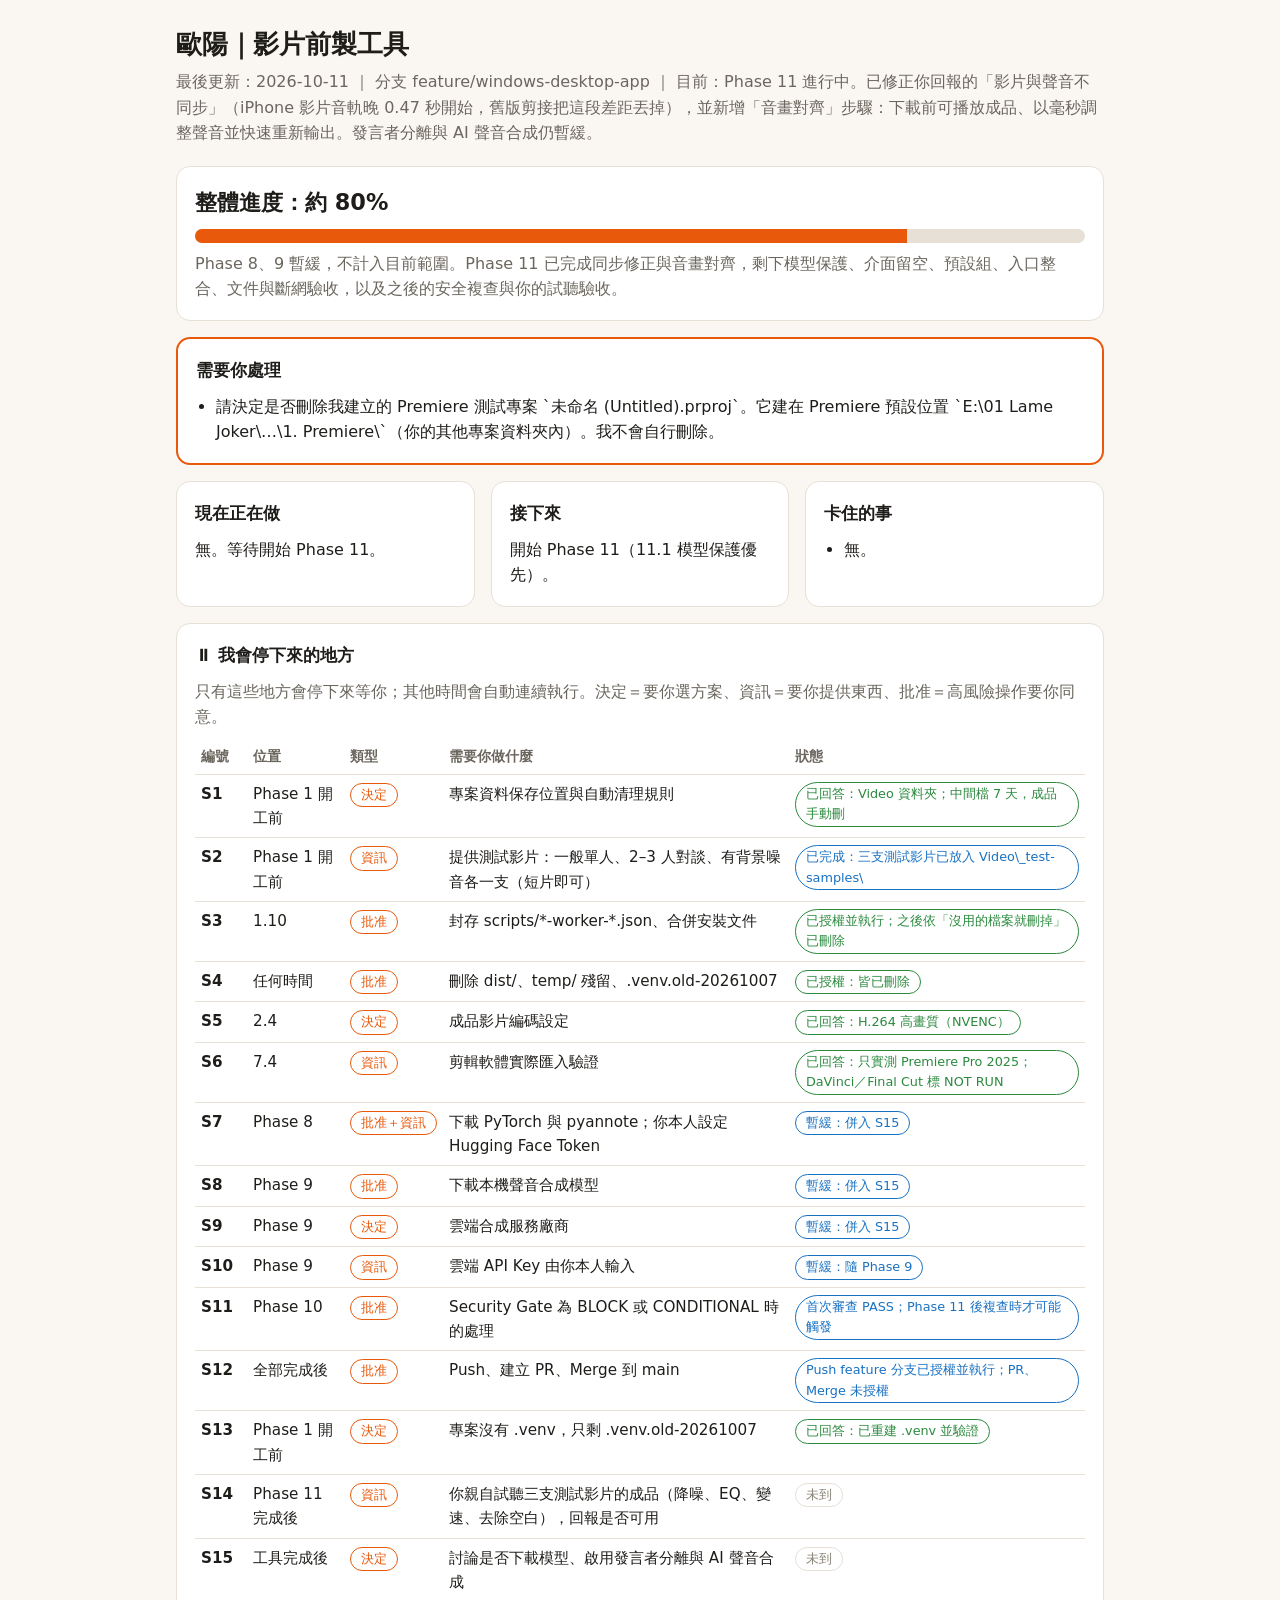
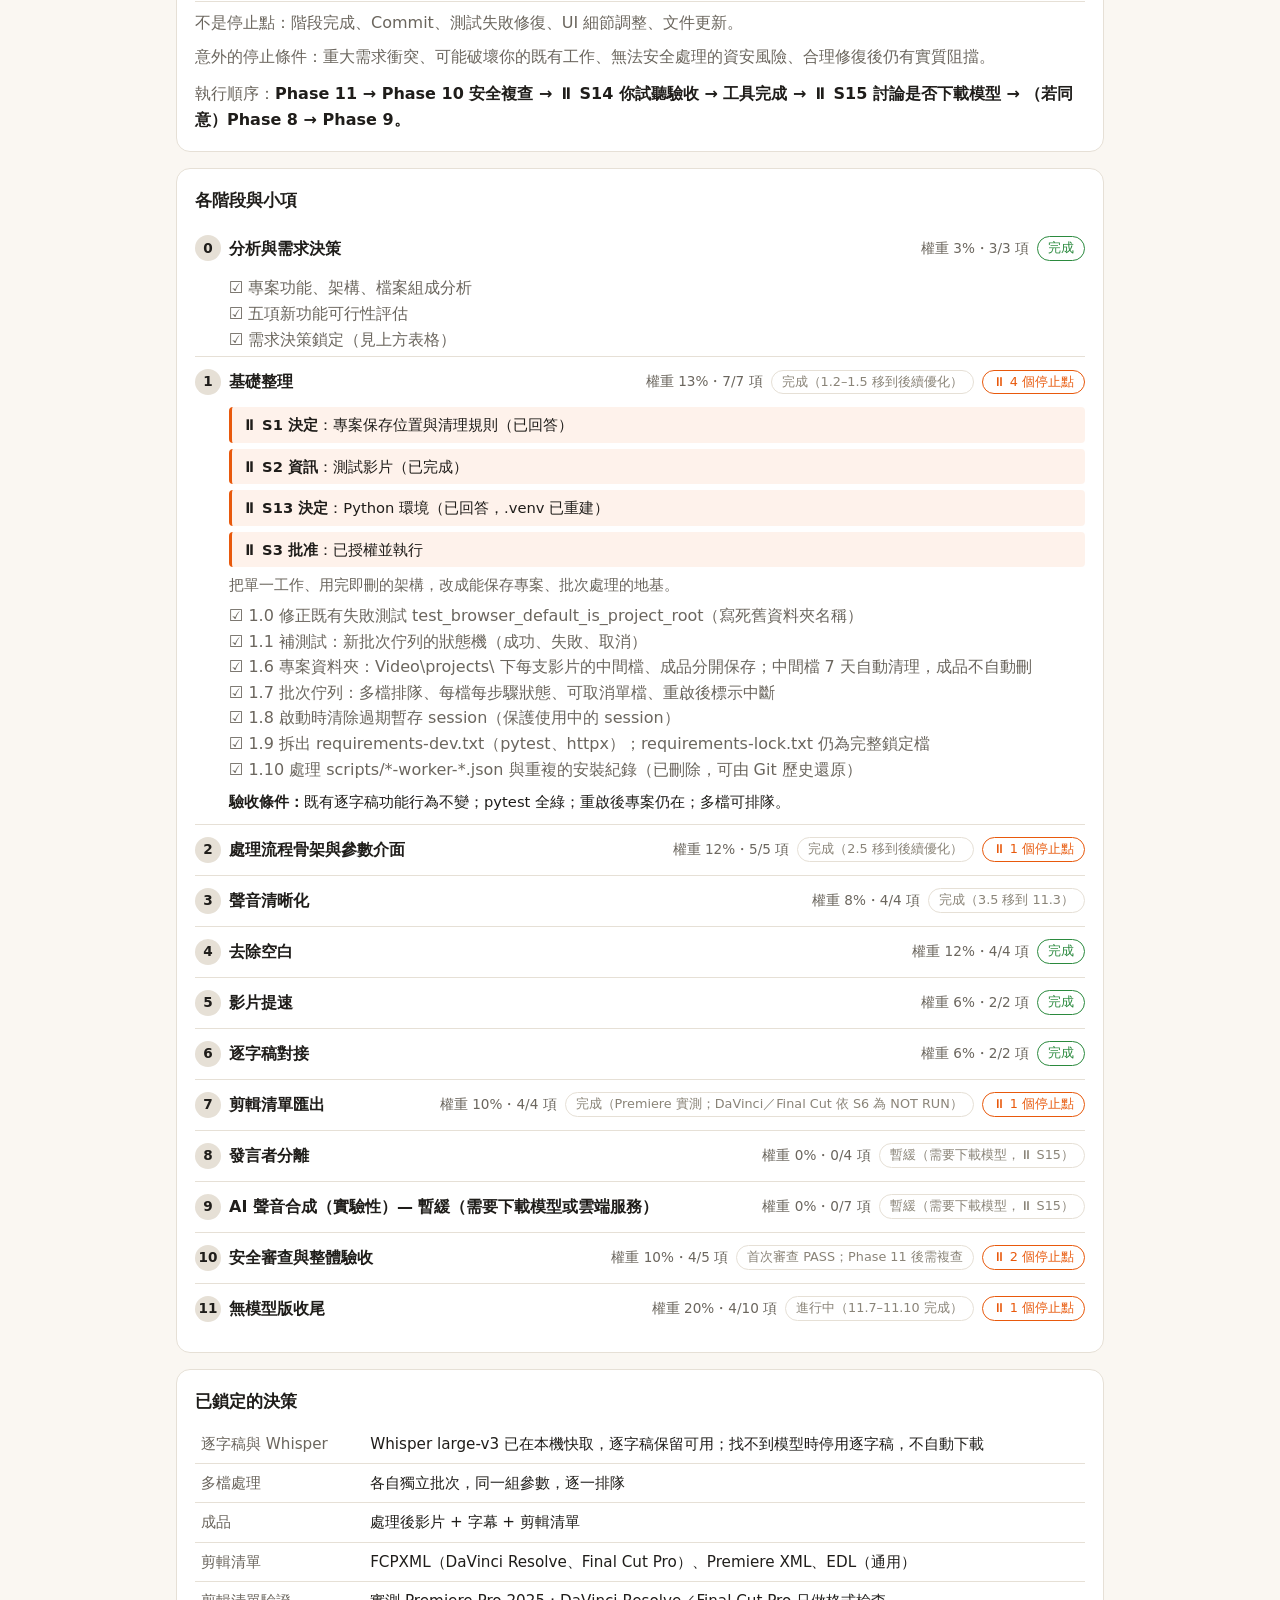
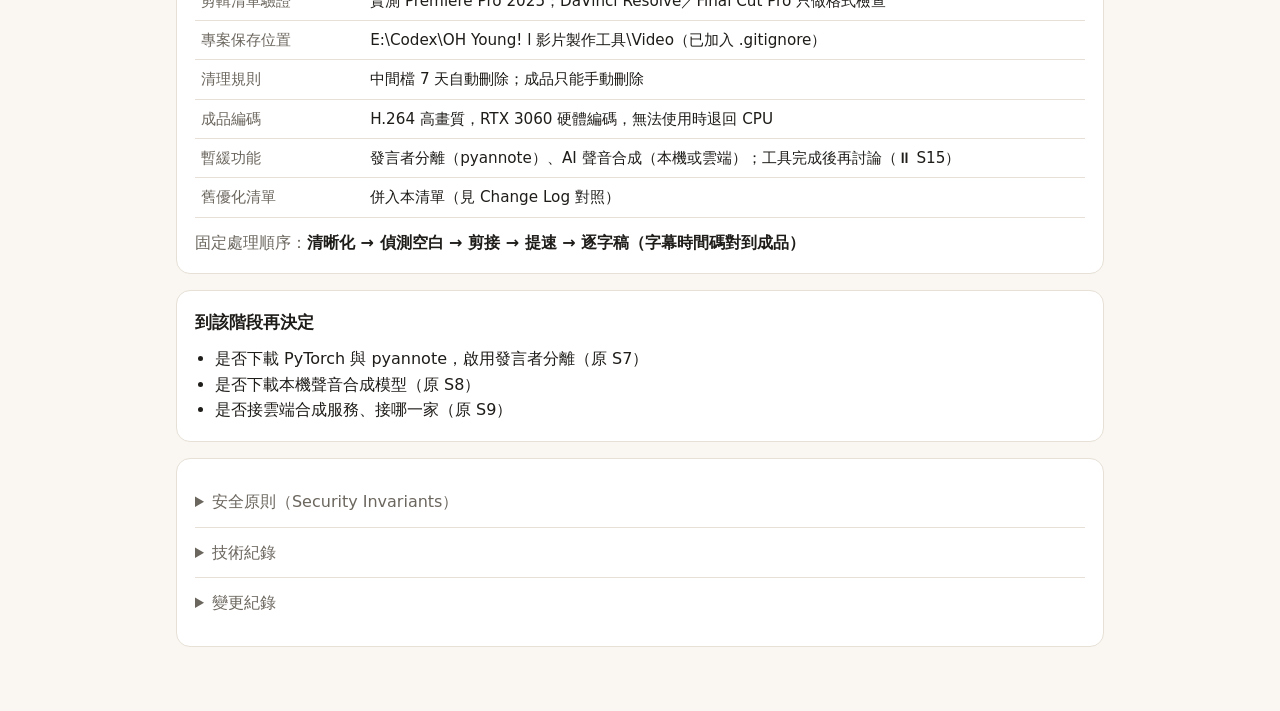
<file: WORKLIST.html>
<!doctype html>
<html lang="zh-Hant">
<head>
<meta charset="utf-8">
<meta name="viewport" content="width=device-width, initial-scale=1">
<title>影片前製工具清單</title>
<style>
:root{--bg:#faf7f2;--card:#fff;--text:#1f1d1a;--muted:#6b665e;--accent:#e8590c;--line:#e6e0d6;--ok:#2b8a3e;--wait:#8a8478;--run:#1971c2;--block:#c92a2a}
@media (prefers-color-scheme:dark){:root{--bg:#181614;--card:#221f1c;--text:#f2eee8;--muted:#a39d92;--line:#3a352f;--ok:#51cf66;--run:#4dabf7;--block:#ff6b6b}}
*{box-sizing:border-box}
body{margin:0;background:var(--bg);color:var(--text);font:16px/1.6 system-ui,"Noto Sans TC",sans-serif}
main{max-width:960px;margin:0 auto;padding:24px 16px 48px}
h1{margin:0 0 4px;font-size:1.6rem}
h2{margin:0 0 10px;font-size:1.05rem}
.muted,.sub{color:var(--muted)}
.sub{margin:0 0 20px}
.card{background:var(--card);border:1px solid var(--line);border-radius:14px;padding:18px;margin-bottom:16px}
.grid{display:grid;grid-template-columns:repeat(auto-fit,minmax(260px,1fr));gap:16px}
.grid .card{margin:0}
.bar{height:14px;background:var(--line);border-radius:99px;overflow:hidden}
.bar>div{height:100%;background:var(--accent)}
.big{font-size:1.4rem;font-weight:700;margin-bottom:8px}
.action{border:2px solid var(--accent)}
table{width:100%;border-collapse:collapse}
td{padding:7px 6px;border-bottom:1px solid var(--line);font-size:.95rem;vertical-align:top}
td:first-child{color:var(--muted);white-space:nowrap;padding-right:14px}
.tag{display:inline-block;padding:1px 10px;border-radius:99px;font-size:.8rem;border:1px solid var(--line);color:var(--wait);white-space:nowrap}
.tag.ok{color:var(--ok);border-color:var(--ok)}.tag.run{color:var(--run);border-color:var(--run)}
.tag.block,.tag.user{color:var(--block);border-color:var(--block)}
details{border-top:1px solid var(--line);padding:4px 0}
details:first-of-type{border-top:0}
summary{cursor:pointer;padding:8px 0;display:flex;flex-wrap:wrap;align-items:center;gap:8px}
.pn{display:inline-grid;place-items:center;width:26px;height:26px;border-radius:50%;background:var(--line);font-size:.85rem;font-weight:700}
.meta{color:var(--muted);font-size:.85rem;margin-left:auto}
ul{margin:6px 0 0;padding-left:20px}
ul.chk{list-style:none;padding-left:34px}
ul.chk li.done{color:var(--muted)}
.acc{margin:8px 0 6px 34px;font-size:.92rem}
details p.muted{margin:0 0 0 34px;font-size:.92rem}
.flow{font-weight:600}
.stop{margin:4px 0 6px 34px;padding:6px 10px;border-left:3px solid var(--accent);background:color-mix(in srgb,var(--accent) 8%,transparent);border-radius:4px;font-size:.92rem}
.tag.stopt{color:var(--accent);border-color:var(--accent)}
.tw{overflow-x:auto}
table.stops th{text-align:left;font-size:.85rem;color:var(--muted);padding:6px;border-bottom:1px solid var(--line);white-space:nowrap}
table.stops td:first-child{color:var(--text)}
@media (max-width:640px){table.stops th:nth-child(2),table.stops td:nth-child(2){display:none}}
.sec summary{display:list-item;color:var(--muted)}
</style>
</head>
<body>
<main>
<h1>歐陽｜影片前製工具</h1>
<p class="sub">最後更新：2026-10-11 ｜ 分支 feature/windows-desktop-app ｜ 目前：Phase 11 進行中。已修正你回報的「影片與聲音不同步」（iPhone 影片音軌晚 0.47 秒開始，舊版剪接把這段差距丟掉），並新增「音畫對齊」步驟：下載前可播放成品、以毫秒調整聲音並快速重新輸出。發言者分離與 AI 聲音合成仍暫緩。</p>

<section class="card">
<div class="big">整體進度：約 80%</div>
<div class="bar"><div style="width:80%"></div></div>
<p class="muted" style="margin:8px 0 0">Phase 8、9 暫緩，不計入目前範圍。Phase 11 已完成同步修正與音畫對齊，剩下模型保護、介面留空、預設組、入口整合、文件與斷網驗收，以及之後的安全複查與你的試聽驗收。</p>
</section>

<section class="card action">
<h2>需要你處理</h2>
<ul><li>請決定是否刪除我建立的 Premiere 測試專案 `未命名 (Untitled).prproj`。它建在 Premiere 預設位置 `E:\01 Lame Joker\…\1. Premiere\`（你的其他專案資料夾內）。我不會自行刪除。</li></ul>
</section>

<div class="grid">
<section class="card"><h2>現在正在做</h2><p style="margin:0">無。等待開始 Phase 11。</p></section>
<section class="card"><h2>接下來</h2><p style="margin:0">開始 Phase 11（11.1 模型保護優先）。</p></section>
<section class="card"><h2>卡住的事</h2><ul><li>無。</li></ul></section>
</div>
<div style="height:16px"></div>

<section class="card">
<h2>⏸ 我會停下來的地方</h2>
<p class="muted" style="margin:0 0 10px">只有這些地方會停下來等你；其他時間會自動連續執行。決定＝要你選方案、資訊＝要你提供東西、批准＝高風險操作要你同意。</p>
<div class="tw"><table class="stops"><tr><th>編號</th><th>位置</th><th>類型</th><th>需要你做什麼</th><th>狀態</th></tr><tr><td><b>S1</b></td><td>Phase 1 開工前</td><td><span class="tag stopt">決定</span></td><td>專案資料保存位置與自動清理規則</td><td><span class="tag ok" style="white-space:normal">已回答：Video 資料夾；中間檔 7 天，成品手動刪</span></td></tr><tr><td><b>S2</b></td><td>Phase 1 開工前</td><td><span class="tag stopt">資訊</span></td><td>提供測試影片：一般單人、2–3 人對談、有背景噪音各一支（短片即可）</td><td><span class="tag run" style="white-space:normal">已完成：三支測試影片已放入 Video\_test-samples\</span></td></tr><tr><td><b>S3</b></td><td>1.10</td><td><span class="tag stopt">批准</span></td><td>封存 scripts/*-worker-*.json、合併安裝文件</td><td><span class="tag ok" style="white-space:normal">已授權並執行；之後依「沒用的檔案就刪掉」已刪除</span></td></tr><tr><td><b>S4</b></td><td>任何時間</td><td><span class="tag stopt">批准</span></td><td>刪除 dist/、temp/ 殘留、.venv.old-20261007</td><td><span class="tag ok" style="white-space:normal">已授權：皆已刪除</span></td></tr><tr><td><b>S5</b></td><td>2.4</td><td><span class="tag stopt">決定</span></td><td>成品影片編碼設定</td><td><span class="tag ok" style="white-space:normal">已回答：H.264 高畫質（NVENC）</span></td></tr><tr><td><b>S6</b></td><td>7.4</td><td><span class="tag stopt">資訊</span></td><td>剪輯軟體實際匯入驗證</td><td><span class="tag ok" style="white-space:normal">已回答：只實測 Premiere Pro 2025；DaVinci／Final Cut 標 NOT RUN</span></td></tr><tr><td><b>S7</b></td><td>Phase 8</td><td><span class="tag stopt">批准＋資訊</span></td><td>下載 PyTorch 與 pyannote；你本人設定 Hugging Face Token</td><td><span class="tag run" style="white-space:normal">暫緩：併入 S15</span></td></tr><tr><td><b>S8</b></td><td>Phase 9</td><td><span class="tag stopt">批准</span></td><td>下載本機聲音合成模型</td><td><span class="tag run" style="white-space:normal">暫緩：併入 S15</span></td></tr><tr><td><b>S9</b></td><td>Phase 9</td><td><span class="tag stopt">決定</span></td><td>雲端合成服務廠商</td><td><span class="tag run" style="white-space:normal">暫緩：併入 S15</span></td></tr><tr><td><b>S10</b></td><td>Phase 9</td><td><span class="tag stopt">資訊</span></td><td>雲端 API Key 由你本人輸入</td><td><span class="tag run" style="white-space:normal">暫緩：隨 Phase 9</span></td></tr><tr><td><b>S11</b></td><td>Phase 10</td><td><span class="tag stopt">批准</span></td><td>Security Gate 為 BLOCK 或 CONDITIONAL 時的處理</td><td><span class="tag run" style="white-space:normal">首次審查 PASS；Phase 11 後複查時才可能觸發</span></td></tr><tr><td><b>S12</b></td><td>全部完成後</td><td><span class="tag stopt">批准</span></td><td>Push、建立 PR、Merge 到 main</td><td><span class="tag run" style="white-space:normal">Push feature 分支已授權並執行；PR、Merge 未授權</span></td></tr><tr><td><b>S13</b></td><td>Phase 1 開工前</td><td><span class="tag stopt">決定</span></td><td>專案沒有 .venv，只剩 .venv.old-20261007</td><td><span class="tag ok" style="white-space:normal">已回答：已重建 .venv 並驗證</span></td></tr><tr><td><b>S14</b></td><td>Phase 11 完成後</td><td><span class="tag stopt">資訊</span></td><td>你親自試聽三支測試影片的成品（降噪、EQ、變速、去除空白），回報是否可用</td><td><span class="tag wait" style="white-space:normal">未到</span></td></tr><tr><td><b>S15</b></td><td>工具完成後</td><td><span class="tag stopt">決定</span></td><td>討論是否下載模型、啟用發言者分離與 AI 聲音合成</td><td><span class="tag wait" style="white-space:normal">未到</span></td></tr></table></div>
<p class="muted" style="margin:8px 0 0">不是停止點：階段完成、Commit、測試失敗修復、UI 細節調整、文件更新。</p><p class="muted" style="margin:8px 0 0">意外的停止條件：重大需求衝突、可能破壞你的既有工作、無法安全處理的資安風險、合理修復後仍有實質阻擋。</p><p style="margin:12px 0 0"><span class="muted">執行順序：</span><span class="flow">Phase 11 → Phase 10 安全複查 → ⏸ S14 你試聽驗收 → 工具完成 → ⏸ S15 討論是否下載模型 → （若同意）Phase 8 → Phase 9。</span></p>
</section>

<section class="card">
<h2>各階段與小項</h2>
<details open><summary><span class="pn">0</span><b>分析與需求決策</b><span class="meta">權重 3%・3/3 項</span><span class="tag ok">完成</span></summary><ul class="chk"><li class="done">☑ 專案功能、架構、檔案組成分析</li><li class="done">☑ 五項新功能可行性評估</li><li class="done">☑ 需求決策鎖定（見上方表格）</li></ul></details>
<details open><summary><span class="pn">1</span><b>基礎整理</b><span class="meta">權重 13%・7/7 項</span><span class="tag wait">完成（1.2–1.5 移到後續優化）</span><span class="tag stopt">⏸ 4 個停止點</span></summary><div class="stop"><b>⏸ S1 決定</b>：專案保存位置與清理規則（已回答）</div><div class="stop"><b>⏸ S2 資訊</b>：測試影片（已完成）</div><div class="stop"><b>⏸ S13 決定</b>：Python 環境（已回答，.venv 已重建）</div><div class="stop"><b>⏸ S3 批准</b>：已授權並執行</div><p class="muted">把單一工作、用完即刪的架構，改成能保存專案、批次處理的地基。</p><ul class="chk"><li class="done">☑ 1.0 修正既有失敗測試 test_browser_default_is_project_root（寫死舊資料夾名稱）</li><li class="done">☑ 1.1 補測試：新批次佇列的狀態機（成功、失敗、取消）</li><li class="done">☑ 1.6 專案資料夾：Video\projects\ 下每支影片的中間檔、成品分開保存；中間檔 7 天自動清理，成品不自動刪</li><li class="done">☑ 1.7 批次佇列：多檔排隊、每檔每步驟狀態、可取消單檔、重啟後標示中斷</li><li class="done">☑ 1.8 啟動時清除過期暫存 session（保護使用中的 session）</li><li class="done">☑ 1.9 拆出 requirements-dev.txt（pytest、httpx）；requirements-lock.txt 仍為完整鎖定檔</li><li class="done">☑ 1.10 處理 scripts/*-worker-*.json 與重複的安裝紀錄（已刪除，可由 Git 歷史還原）</li></ul><p class="acc"><b>驗收條件：</b>既有逐字稿功能行為不變；pytest 全綠；重啟後專案仍在；多檔可排隊。</p></details>
<details><summary><span class="pn">2</span><b>處理流程骨架與參數介面</b><span class="meta">權重 12%・5/5 項</span><span class="tag wait">完成（2.5 移到後續優化）</span><span class="tag stopt">⏸ 1 個停止點</span></summary><div class="stop"><b>⏸ S5 決定</b>：已回答 H.264 高畫質</div><p class="muted">建立「選參數 → 預覽 → 批次輸出」的流程。</p><ul class="chk"><li class="done">☑ 2.1 Pipeline 引擎：依固定順序串接步驟，每步可開關</li><li class="done">☑ 2.2 參數介面：五項功能的開關與參數，多檔選取</li><li class="done">☑ 2.3 30 秒預覽</li><li class="done">☑ 2.4 成品影片編碼：H.264 NVENC，無法使用時退回 libx264</li><li class="done">☑ 2.6 介面沿用既有 style.css 設計變數與字型</li></ul><p class="acc"><b>驗收條件：</b>可選參數並對多檔排隊；預覽可聽；Desktop／Mobile、空、載入、錯誤、長內容狀態正常。</p></details>
<details><summary><span class="pn">3</span><b>聲音清晰化</b><span class="meta">權重 8%・4/4 項</span><span class="tag wait">完成（3.5 移到 11.3）</span></summary><ul class="chk"><li class="done">☑ 3.1 降噪（FFmpeg afftdn）</li><li class="done">☑ 3.2 高低頻濾波與 EQ</li><li class="done">☑ 3.3 壓縮與音量平衡（acompressor）</li><li class="done">☑ 3.4 響度標準化（單次 loudnorm，-16 LUFS）</li></ul><p class="acc"><b>驗收條件：</b>推薦組合在測試影片上可試聽比較；人聲不明顯變悶（由 S14 確認）。</p></details>
<details><summary><span class="pn">4</span><b>去除空白</b><span class="meta">權重 12%・4/4 項</span><span class="tag ok">完成</span></summary><ul class="chk"><li class="done">☑ 4.1 用 FFmpeg silencedetect 找出無對話區段</li><li class="done">☑ 4.2 參數：靜音門檻、最短空白長度、前後保留時間</li><li class="done">☑ 4.3 精準剪接並重新編碼</li><li class="done">☑ 4.4 產生剪輯點資料（供 Phase 6、7 使用）</li></ul><p class="acc"><b>驗收條件：</b>剪接後無明顯截字；剪輯點資料與成品一致。</p></details>
<details><summary><span class="pn">5</span><b>影片提速</b><span class="meta">權重 6%・2/2 項</span><span class="tag ok">完成</span></summary><ul class="chk"><li class="done">☑ 5.1 畫面與聲音同步加速，聲音保持原音高</li><li class="done">☑ 5.2 速度範圍 1.0–2.0，建議 1.5 以內</li></ul><p class="acc"><b>驗收條件：</b>音畫同步；1.5 倍以內無明顯失真（由 S14 確認）。</p></details>
<details><summary><span class="pn">6</span><b>逐字稿對接</b><span class="meta">權重 6%・2/2 項</span><span class="tag ok">完成</span></summary><ul class="chk"><li class="done">☑ 6.1 逐字稿由成品影片重新辨識，時間碼對齊成品</li><li class="done">☑ 6.2 字幕五種格式對齊成品</li></ul><p class="acc"><b>驗收條件：</b>字幕在成品影片上時間正確。</p></details>
<details><summary><span class="pn">7</span><b>剪輯清單匯出</b><span class="meta">權重 10%・4/4 項</span><span class="tag wait">完成（Premiere 實測；DaVinci／Final Cut 依 S6 為 NOT RUN）</span><span class="tag stopt">⏸ 1 個停止點</span></summary><div class="stop"><b>⏸ S6 資訊</b>：已回答，只實測 Premiere Pro 2025</div><ul class="chk"><li class="done">☑ 7.1 FCPXML（依 frame 計算，23.976 以 rational 表示）</li><li class="done">☑ 7.2 Premiere XML（xmeml v4）</li><li class="done">☑ 7.3 EDL（通用）</li><li class="done">☑ 7.4 Premiere Pro 2025 實測匯入成功（序列長度 2:16 與成品一致、直式）；逐段剪點數量未逐一核對；DaVinci Resolve、Final Cut Pro 未安裝，NOT RUN</li></ul><p class="acc"><b>驗收條件：</b>匯入後序列長度與成品一致。</p></details>
<details><summary><span class="pn">8</span><b>發言者分離</b><span class="meta">權重 0%・0/4 項</span><span class="tag wait">暫緩（需要下載模型，⏸ S15）</span></summary><ul class="chk"><li class="">☐ 8.1 選定發言者辨識模型（候選：pyannote，需要 PyTorch 與 Hugging Face Token）</li><li class="">☐ 8.2 每位發言者輸出獨立音軌</li><li class="">☐ 8.3 逐字稿標示發言者</li><li class="">☐ 8.4 與 Whisper 共用 12 GB 顯示記憶體：依序執行並釋放</li></ul><p class="acc"><b>驗收條件：</b>2–3 人對談測試影片可正確分軌；重疊段落限制有說明。</p></details>
<details><summary><span class="pn">9</span><b>AI 聲音合成（實驗性）— 暫緩（需要下載模型或雲端服務）</b><span class="meta">權重 0%・0/7 項</span><span class="tag wait">暫緩（需要下載模型，⏸ S15）</span></summary><ul class="chk"><li class="">☐ 9.1 本機模型選型與中文品質實測</li><li class="">☐ 9.2 依發言者原聲建立聲音模型，依逐字稿逐句合成</li><li class="">☐ 9.3 對回時間軸，另外輸出合成音軌</li><li class="">☐ 9.4 克隆同意確認選項</li><li class="">☐ 9.5 雲端服務接入</li><li class="">☐ 9.6 API Key 存 Windows 認證儲存區</li><li class="">☐ 9.7 預估費用、單次與每日上限、上傳警告</li></ul><p class="acc"><b>驗收條件：</b>合成音軌可在剪輯軟體中逐句替換；雲端相關 Security Invariants 驗證通過。</p></details>
<details><summary><span class="pn">10</span><b>安全審查與整體驗收</b><span class="meta">權重 10%・4/5 項</span><span class="tag wait">首次審查 PASS；Phase 11 後需複查</span><span class="tag stopt">⏸ 2 個停止點</span></summary><div class="stop"><b>⏸ S11 批准</b>：Security Gate 為 BLOCK 或 CONDITIONAL 時</div><div class="stop"><b>⏸ S12 批准</b>：PR、Merge</div><ul class="chk"><li class="done">☑ 10.1 檢視 /api/debug（回傳絕對路徑，LOW；啟動器用 root 比對安裝版本，保留）</li><li class="done">☑ 10.2 影片前製 API 的 Security Diff Review（結果見下方 Security Gate）</li><li class="done">☑ 10.3 Security Invariants 1–3 驗證通過（4 於 11.1 完成後驗證；5 隨 Phase 9 暫緩）</li><li class="done">☑ 10.4 全部測試與真實影片端到端驗收（96 passed；3 支測試影片）</li><li class="">☐ 10.5 Phase 11 完成後的安全複查與全部測試</li></ul><p class="acc"><b>驗收條件：</b>Security Gate 無 HIGH；端到端驗收通過。</p></details>
<details><summary><span class="pn">11</span><b>無模型版收尾</b><span class="meta">權重 20%・4/10 項</span><span class="tag wait">進行中（11.7–11.10 完成）</span><span class="tag stopt">⏸ 1 個停止點</span></summary><div class="stop"><b>⏸ S14 資訊</b>：你試聽三支成品並回報</div><p class="muted">讓工具在不下載任何新模型的情況下完整可用，需要模型的功能清楚留空。</p><ul class="chk"><li class="">☐ 11.1 模型保護：逐字稿只在 Whisper 模型已存在時可用；找不到模型時停用逐字稿選項並說明原因，影片前製與首頁都不自動下載</li><li class="">☐ 11.2 介面留空：/prep 顯示「發言者分離」「AI 聲音合成」為停用狀態，標示「需要下載模型，尚未啟用」</li><li class="">☐ 11.3 清晰化預設組：Podcast、戶外、室內回音三組（原 3.5）</li><li class="">☐ 11.4 入口整合：首頁加上「影片前製」入口；桌面版視窗也能進入 /prep</li><li class="">☐ 11.5 文件：README 補上影片前製用法、Video 資料夾、無模型限制</li><li class="">☐ 11.6 本機完整驗收：重開機後由捷徑啟動，跑完三支測試影片（無網路也能完成，逐字稿用既有模型）</li><li class="done">☑ 11.7 修正影片與聲音不同步：音軌晚開始時補上靜音對齊；剪接改用逐段裁切再接合，剪點誤差不再累積（實測 IMG_0042：修正前聲音短 0.53 秒且整段提早，修正後影像 157.33 秒、聲音 157.29 秒）</li><li class="done">☑ 11.8 音畫對齊步驟：完成的工作可開啟播放器，以 10／50 毫秒或滑桿調整聲音（±1000 毫秒），套用時只重新封裝不重新編碼，字幕時間同步平移；每次都從原始成品計算，不會疊加</li><li class="done">☑ 11.9 預覽改用最後勾選的檔案，並顯示預覽檔名（原本誤用清單第一個勾選檔）</li><li class="done">☑ 11.10 測試隔離：所有測試改用暫存 Video 資料夾，不再影響真正的工作（先前測試曾把執行中的工作暫時標成中斷）</li></ul><p class="acc"><b>驗收條件：</b>斷網狀態下，從捷徑啟動到產出成品、字幕、剪輯清單全部成功；需要模型的功能不會觸發任何下載。</p></details>
</section>

<section class="card">
<h2>已鎖定的決策</h2>
<table><tr><td>逐字稿與 Whisper</td><td>Whisper large-v3 已在本機快取，逐字稿保留可用；找不到模型時停用逐字稿，不自動下載</td></tr><tr><td>多檔處理</td><td>各自獨立批次，同一組參數，逐一排隊</td></tr><tr><td>成品</td><td>處理後影片 + 字幕 + 剪輯清單</td></tr><tr><td>剪輯清單</td><td>FCPXML（DaVinci Resolve、Final Cut Pro）、Premiere XML、EDL（通用）</td></tr><tr><td>剪輯清單驗證</td><td>實測 Premiere Pro 2025；DaVinci Resolve／Final Cut Pro 只做格式檢查</td></tr><tr><td>專案保存位置</td><td>E:\Codex\OH Young! l 影片製作工具\Video（已加入 .gitignore）</td></tr><tr><td>清理規則</td><td>中間檔 7 天自動刪除；成品只能手動刪除</td></tr><tr><td>成品編碼</td><td>H.264 高畫質，RTX 3060 硬體編碼，無法使用時退回 CPU</td></tr><tr><td>暫緩功能</td><td>發言者分離（pyannote）、AI 聲音合成（本機或雲端）；工具完成後再討論（⏸ S15）</td></tr><tr><td>舊優化清單</td><td>併入本清單（見 Change Log 對照）</td></tr></table>
<p style="margin:12px 0 0"><span class="muted">固定處理順序：</span><span class="flow">清晰化 → 偵測空白 → 剪接 → 提速 → 逐字稿（字幕時間碼對到成品）</span></p>
</section>

<section class="card">
<h2>到該階段再決定</h2>
<ul><li>是否下載 PyTorch 與 pyannote，啟用發言者分離（原 S7）</li><li>是否下載本機聲音合成模型（原 S8）</li><li>是否接雲端合成服務、接哪一家（原 S9）</li></ul>
</section>

<section class="card sec">
<details><summary>安全原則（Security Invariants）</summary><ol><li>服務只綁定 127.0.0.1；外部網站不能觸發處理或下載。</li><li>檔名不參與磁碟路徑；下載只接受專案 ID + 白名單格式。</li><li>輸入檔只能來自 Video 資料夾，不接受符號連結與 projects 資料夾內的檔案。</li><li>工具不會自行下載任何模型。</li><li>（暫緩，隨 Phase 9）雲端 API Key 只存在 Windows 認證儲存區；雲端合成預設關閉並提示上傳；費用上限；聲音克隆需同意。</li></ol></details>
<details><summary>技術紀錄</summary><ul><li>已清理：temp/、dist/（約 11 GB）、.venv.old、Video/projects 測試輸出、未引用檔案</li><li>環境：.venv 依 requirements-lock.txt 重建；pytest 需加 --basetemp 指定可寫入的暫存資料夾</li><li>模型：Whisper large-v3 位於 %LOCALAPPDATA%\LocalWhisper\models；目前程式找不到時會自動下載（11.1 要改掉）</li><li>硬體：RTX 3060 12 GB</li><li>效能：2 分 42 秒 4K 影片（降噪＋EQ＋去空白＋逐字稿）完整處理約數分鐘，未精確量測</li><li>參考：docs/dual-track-speech-pipeline.md（舊雙軌提案）</li></ul></details>
<details><summary>變更紀錄</summary><ul><li>2026-10-11：修正影片與聲音不同步（11.7）；新增音畫對齊步驟（11.8）；修正預覽檔案選擇（11.9）；修正測試隔離（11.10）；新增同步回歸測試（舊版程式重現 0.42 秒偏移、新版通過）；102 項測試通過。</li><li>2026-10-10：目標改為「不下載模型也能單跑」，清單重整：</li><li>2026-10-10：本機運行驗證（96 passed；首頁、/prep、既有逐字稿、預覽皆正常）；刪除未引用檔案與測試輸出。</li><li>2026-10-10：Phase 1–7、10 完成；Premiere Pro 2025 實測匯入成功。</li><li>2026-10-10：設定 GitHub remote 並 push feature/windows-desktop-app。</li><li>2026-10-09：重建 .venv；集中回答停止點；刪除 dist/、temp/；Video/ 加入 .gitignore。</li><li>2026-10-09：需求擴充為影片前製工具，清單重整（MERGE 舊 7 階段優化清單）。</li><li>2026-10-09：建立 WORKLIST，完成專案分析。</li></ul><p class="muted">本頁由 WORKLIST.md 同步產生。</p></details>
</section>
</main>
</body>
</html>
</file>
